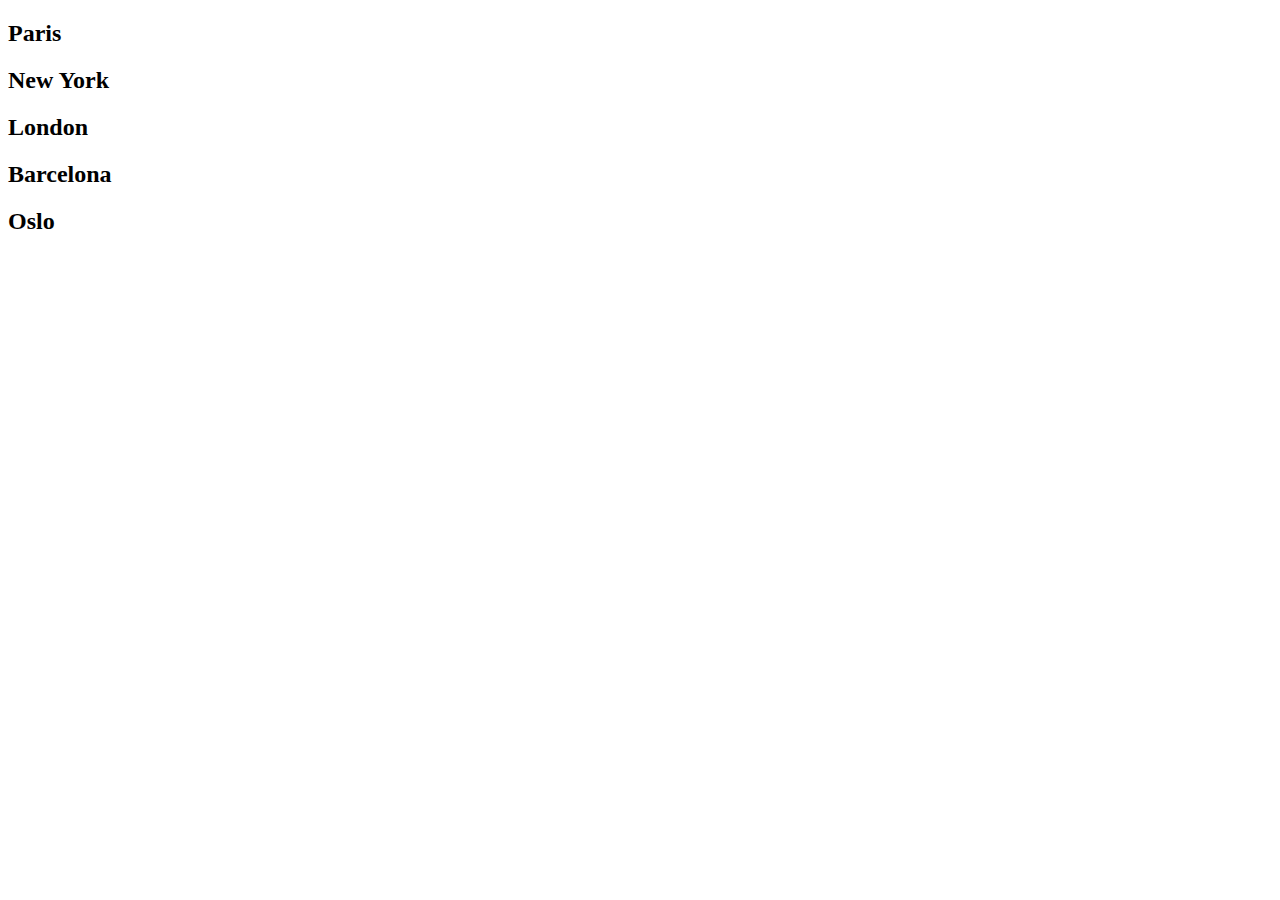
<file: index.html>
<!DOCTYPE html>
<html>
    <head>
        <meta charset="UTF-8">
        <meta http-equiv="X-UA-Compatible" content="IE=edge">
        <meta name="viewport" content="width=device-width, initial-scale=1.0">
        <title>Expanding Cards</title>
    </head>

    <body>
        <main>
            <div class="conteiner-image">
                <h2 class="image-text">Paris</h2>
            </div>
            <div class="conteiner-image">
                <h2 class="image-text">New York</h2>
            </div>
            <div class="conteiner-image">
                <h2 class="image-text">London</h2>
            </div>
            <div class="conteiner-image">
                <h2 class="image-text">Barcelona</h2>
            </div>
            <div class="conteiner-image">
                <h2 class="image-text">Oslo</h2>
            </div>
        </main>
    </body>
</html>
</file>
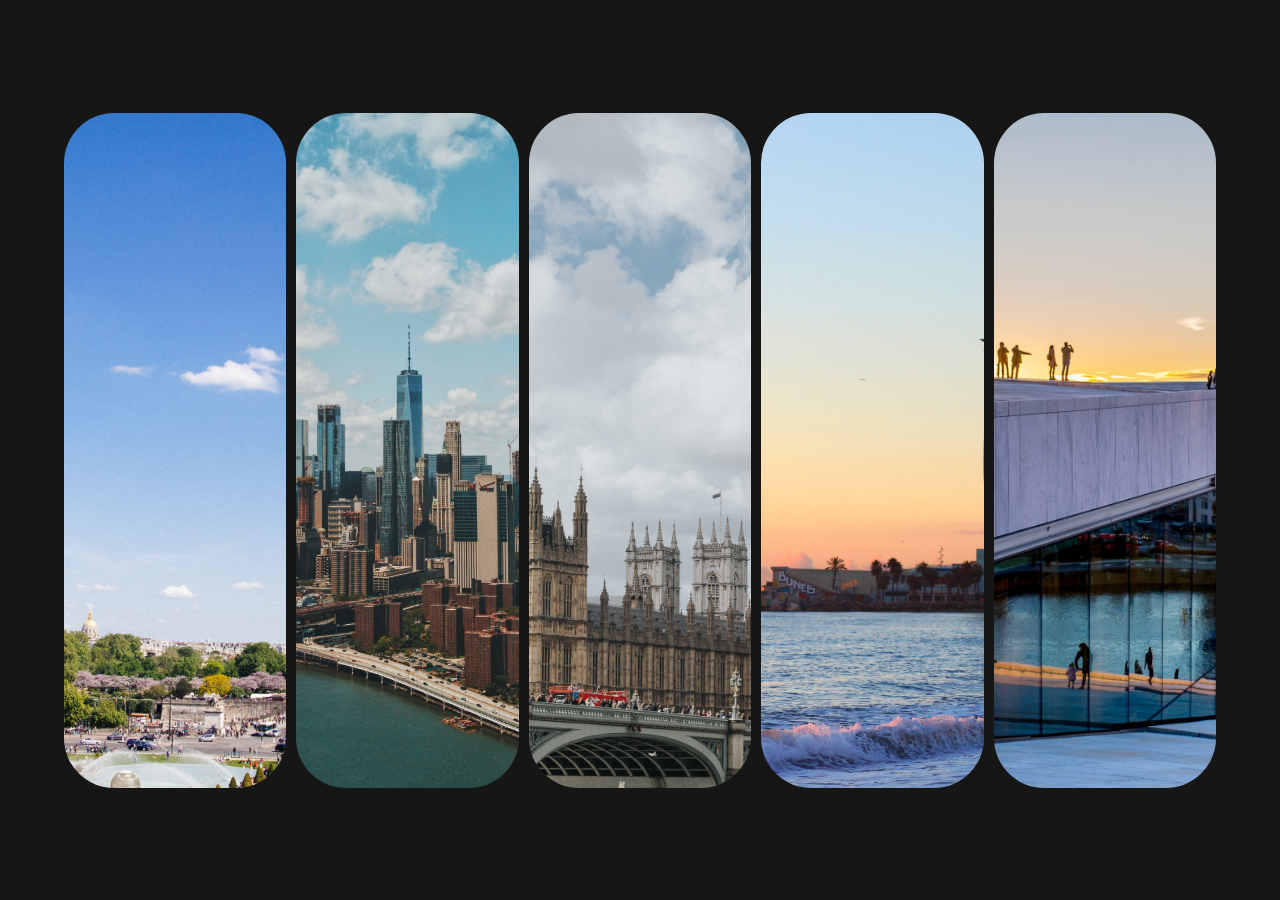
<file: day-1/index.html>
<!DOCTYPE html>
<html>
    <head>
        <meta charset="UTF-8">
        <meta http-equiv="X-UA-Compatible" content="IE=edge">
        <meta name="viewport" content="width=device-width, initial-scale=1.0">

        <link rel="stylesheet" href="./style.css">

        <title>Expanding Cards</title>
    </head>

    <body>
        <main>
            <div class="conteiner-image image-1">
                <h2 class="image-text">Paris</h2>
            </div>
            <div class="conteiner-image image-2">
                <h2 class="image-text">New York</h2>
            </div>
            <div class="conteiner-image image-3">
                <h2 class="image-text">London</h2>
            </div>
            <div class="conteiner-image image-4">
                <h2 class="image-text">Barcelona</h2>
            </div>
            <div class="conteiner-image image-5">
                <h2 class="image-text">Oslo</h2>
            </div>
        </main>
        <script src="./script.js"></script>
    </body>
</html>
</file>
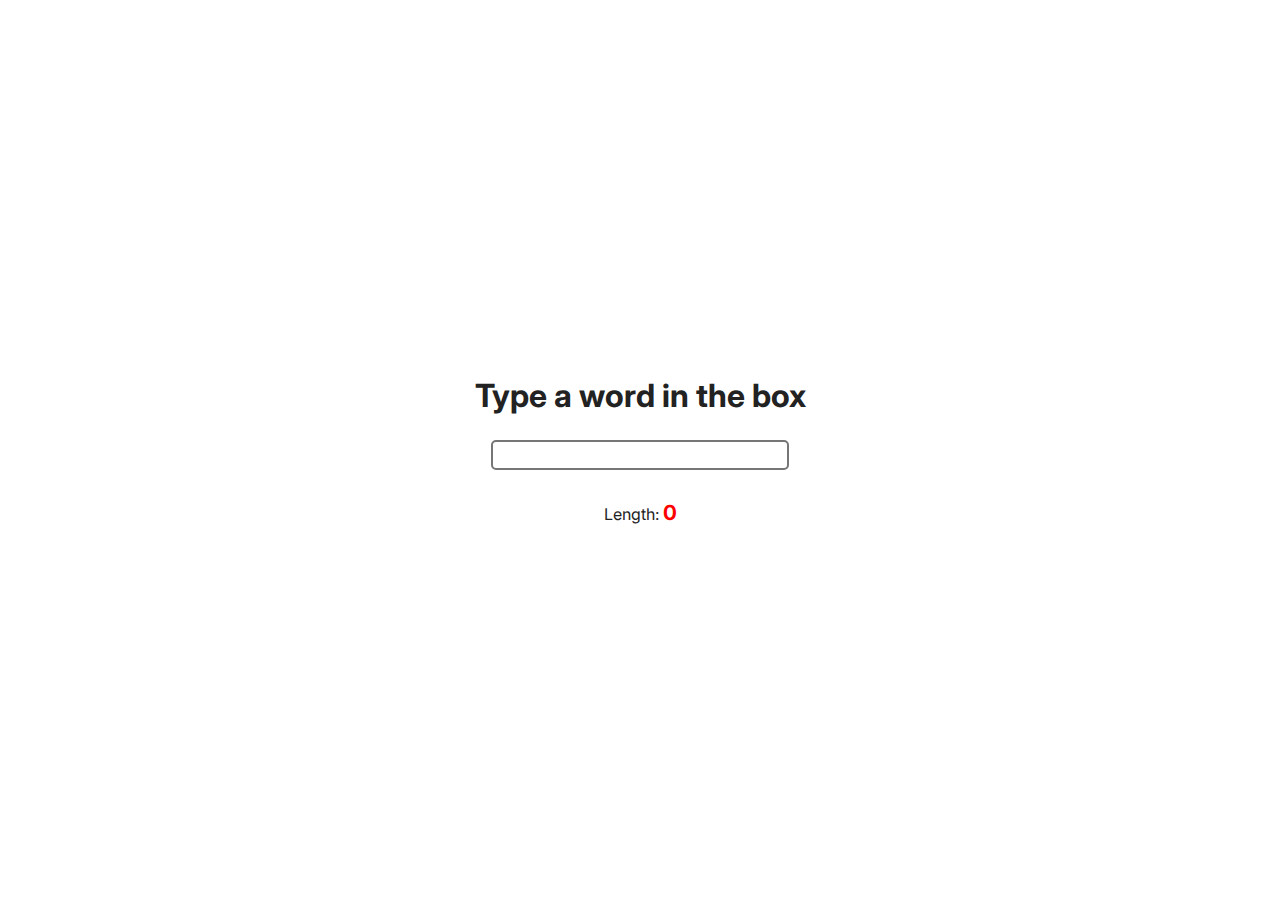
<file: day-10/index.html>
<!DOCTYPE html>
<html>
<head>
    <meta charset="UTF-8">
    <meta http-equiv="X-UA-Compatible" content="IE=edge">
    <meta name="viewport" content="width=device-width, initial-scale=1.0">
    
    <link rel="stylesheet" href="./style.css">

    <title>Word Length Calculator</title>
</head>

<body>
    <main>
        <h1 class="title">Type a word in the box</h1>
        <input type="text">
        <p>Length: <span class="word-length">0</span></p>
    </main>
    <script src="./script.js"></script>
</body>
</html>
</file>
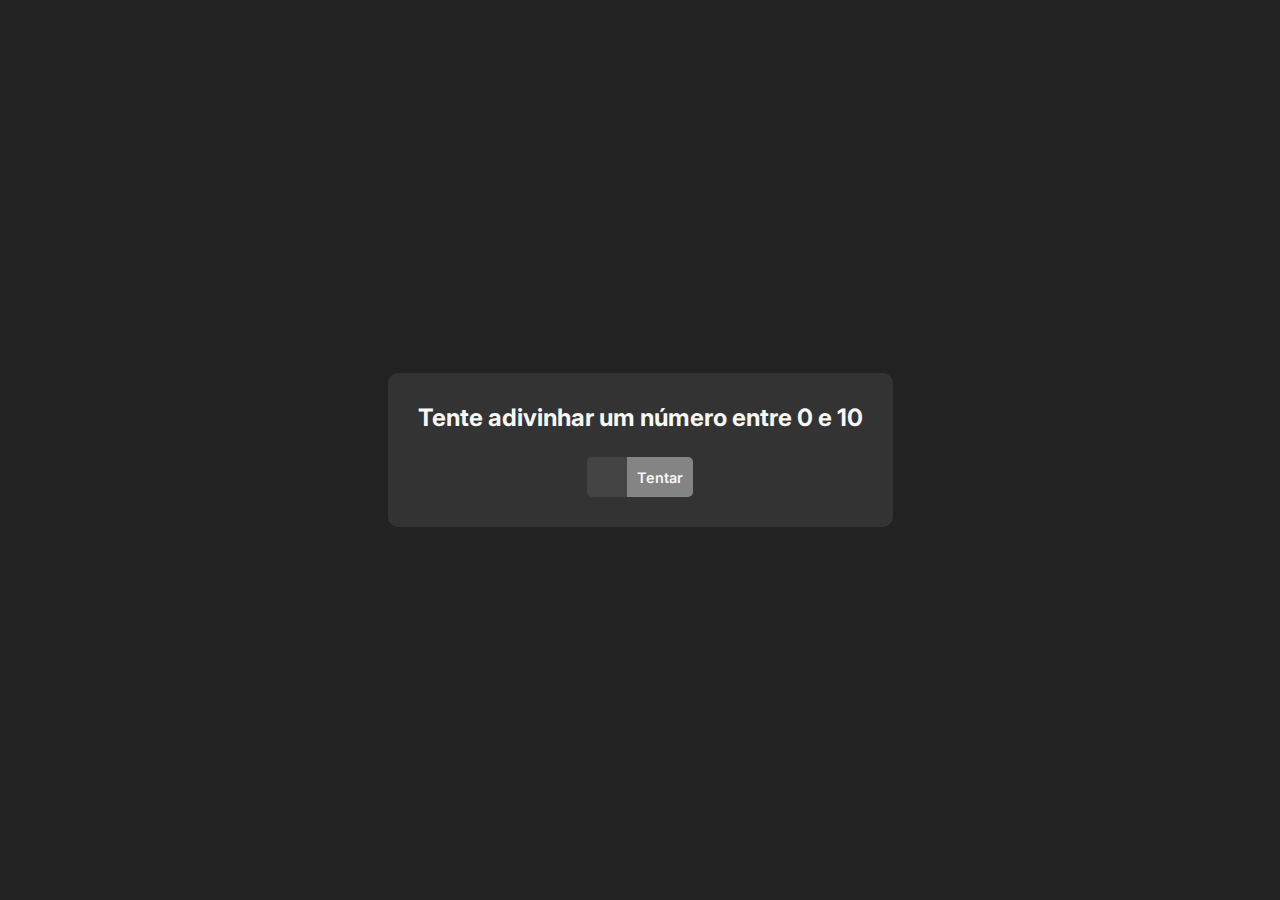
<file: day-11/index.html>
<!DOCTYPE html>
<html lang="pt-br">
<head>
    <meta charset="UTF-8">
    <meta name="viewport" content="width=device-width, initial-scale=1.0">

    <link rel="stylesheet" href="./style.css">

    <title>Jogo da Adivinhação</title>
</head>
<body>
    <div class="tela-principal">
        <h1 class="tela-principal__title">Tente adivinhar um número entre 0 e 10</h1>
        <form class="tela-principal__form">
            <input type="text">
            <button>Tentar</button>
        </form>
    </div>

    <div class="tela-secundaria hidden">
        <h2 class="tela-secundaria__title">Você acertou em <span class="tentativas"></span> tentativa(s)</h2>
        <button class="tela-secundaria__button">Jogar Novamente</button>
    </div>

    <script src="./script.js"></script>
</body>
</html>
</file>
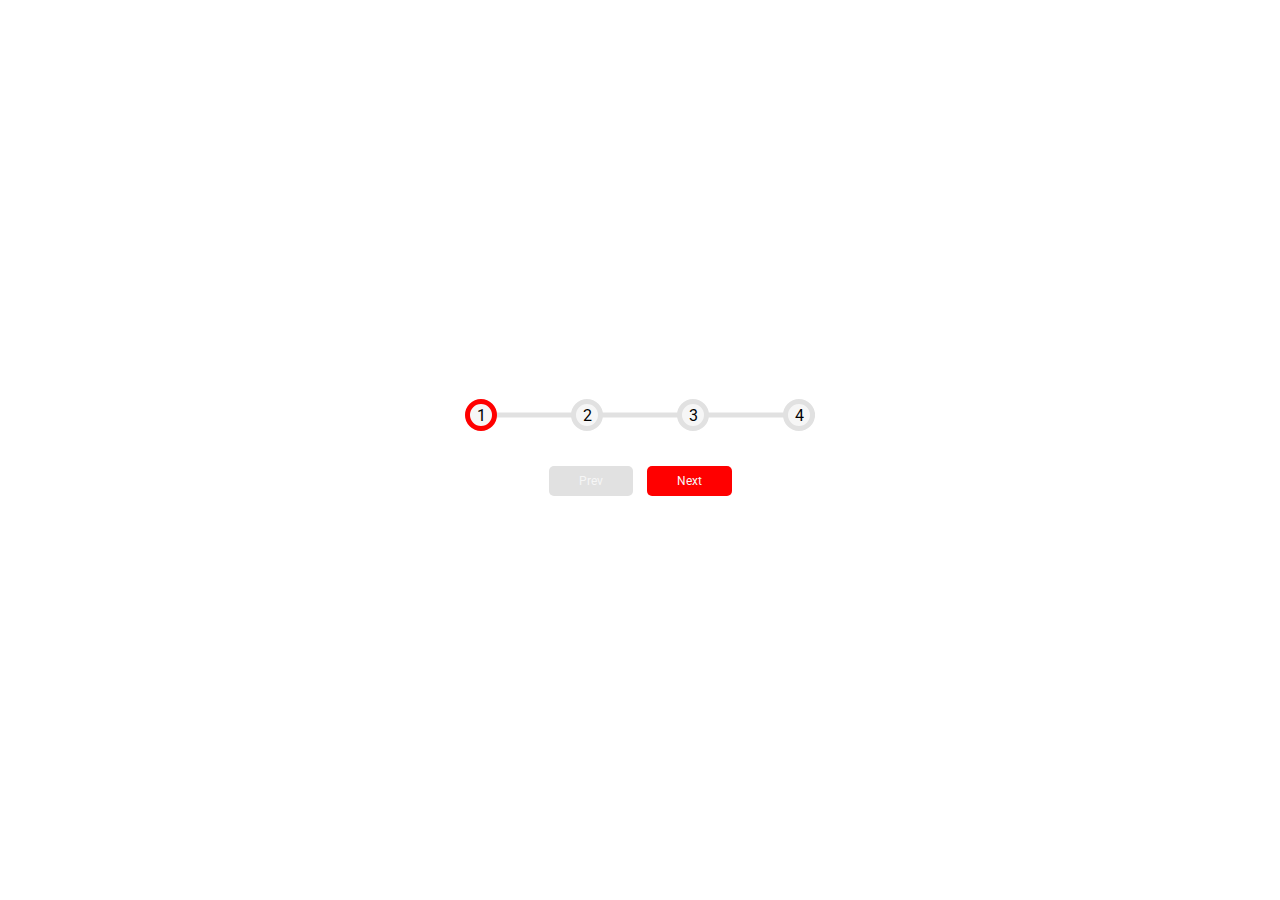
<file: day-2/index.html>
<!DOCTYPE html>
<html>
    <head>
        <meta charset="UTF-8">
        <meta http-equiv="X-UA-Compatible" content="IE=edge">
        <meta name="viewport" content="width=device-width, initial-scale=1.0">

        <link rel="stylesheet" href="./style.css">

        <title>Progress Steps</title>
    </head>

    <body>
        <main class="conteiner">
            <div class="progress-conteiner">
                <span class="progress"></span>
                <span class="circle active">1</span>
                <span class="circle">2</span>
                <span class="circle">3</span>
                <span class="circle">4</span>
            </div>

            <button class="btn prev" disabled>Prev</button>
            <button class="btn next">Next</button>

            <script src="./script.js"></script>
        </main>
    </body>
</html>
</file>
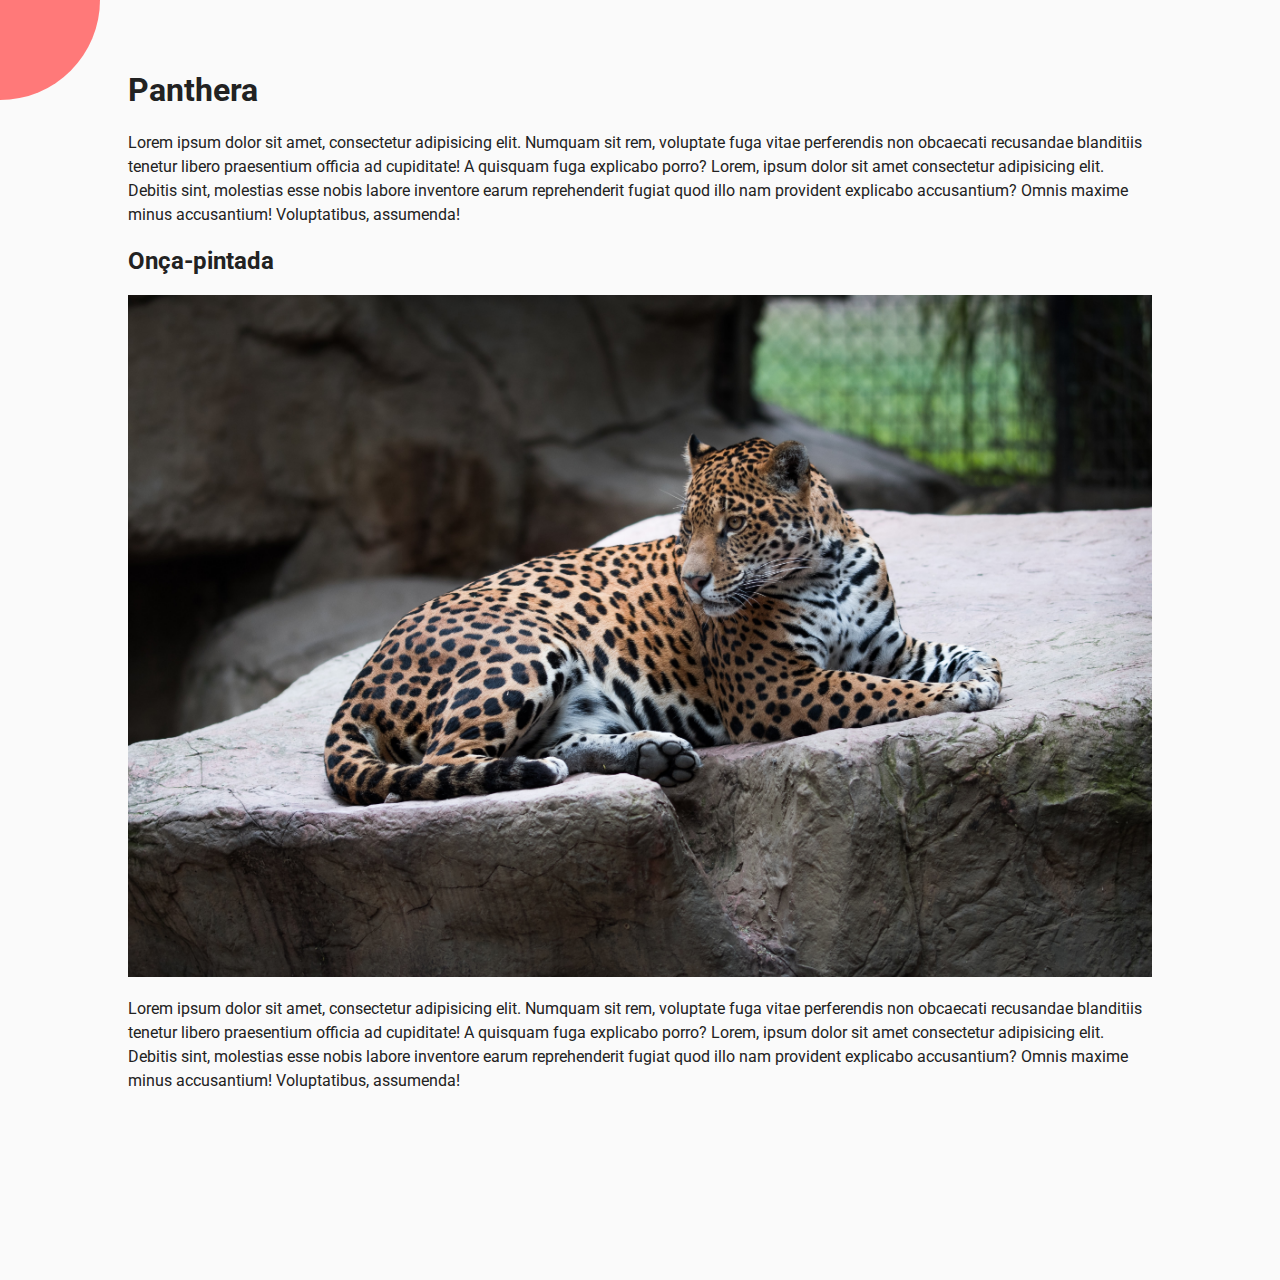
<file: day-3/index.html>
<!DOCTYPE html>
<html>
    <head>
        <meta charset="UTF-8">
        <meta http-equiv="X-UA-Compatible" content="IE=edge">
        <meta name="viewport" content="width=device-width, initial-scale=1.0">
        <link rel="stylesheet" href="https://cdnjs.cloudflare.com/ajax/libs/font-awesome/6.3.0/css/all.min.css" 
        integrity="sha512-SzlrxWUlpfuzQ+pcUCosxcglQRNAq/DZjVsC0lE40xsADsfeQoEypE+enwcOiGjk/bSuGGKHEyjSoQ1zVisanQ==" 
        crossorigin="anonymous" referrerpolicy="no-referrer" />

        <link rel="stylesheet" href="./style.css">

        <title>Rotating Navigation</title>
    </head>

    <body>
        <main class="conteiner">
            <div class="circle-conteiner">

                <div class="circle">

                    <button class="open">
                        <i class="fas fa-bars"></i>
                    </button>

                    <button class="close">
                        <i class="fas fa-times"></i>
                    </button>
                </div>
            </div>

            <h1>Panthera</h1>

            <p>Lorem ipsum dolor sit amet, consectetur adipisicing elit.
                Numquam sit rem, voluptate fuga vitae perferendis non obcaecati
                recusandae blanditiis tenetur libero praesentium officia ad cupiditate!
                A quisquam fuga explicabo porro? Lorem, ipsum dolor sit amet consectetur adipisicing elit.
                Debitis sint, molestias esse nobis labore inventore earum reprehenderit fugiat quod illo
                nam provident explicabo accusantium? Omnis maxime minus accusantium! Voluptatibus, assumenda!</p>
            
            <h2>Onça-pintada</h2>

            <img class="image" src="./imgs/uriel-soberanes-3XOINdOpyTQ-unsplash.jpg" alt="Onça-pintada">

            <p>Lorem ipsum dolor sit amet, consectetur adipisicing elit.
                Numquam sit rem, voluptate fuga vitae perferendis non obcaecati
                recusandae blanditiis tenetur libero praesentium officia ad cupiditate!
                A quisquam fuga explicabo porro? Lorem, ipsum dolor sit amet consectetur adipisicing elit.
                Debitis sint, molestias esse nobis labore inventore earum reprehenderit fugiat quod illo
                nam provident explicabo accusantium? Omnis maxime minus accusantium! Voluptatibus, assumenda!</p>
        </main>

        <nav>
            <ul>
                <li><i class="fas fa-home"></i> Home</li>
                <li><i class="fas fa-user-alt"></i> About</li>
                <li><i class="fas fa-envelope"></i> Contact</li>
            </ul>
        </nav>
        <script src="./script.js"></script>
    </body>
</html>
</file>
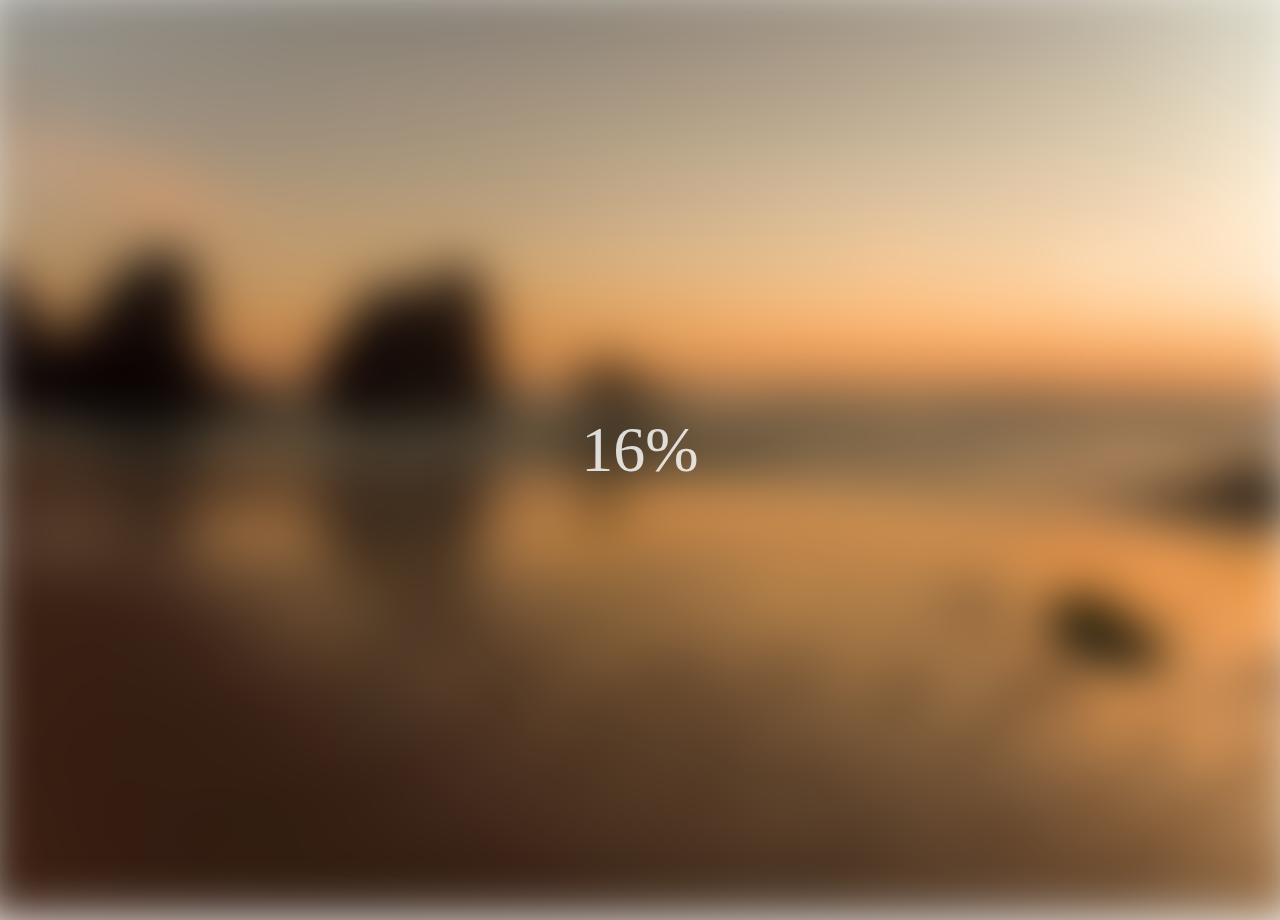
<file: day-5/index.html>
<!DOCTYPE html>
<html>
    <head>
        <meta charset="UTF-8">
        <meta http-equiv="X-UA-Compatible" content="IE=edge">
        <meta name="viewport" content="width=device-width, initial-scale=1.0">

        <link rel="stylesheet" href="./style.css">

        <title>Blurry Loading</title>
    </head>

    <body>
        <div class="bg"></div>
        <div class="text-loading">0%</div>
        <script src="./script.js"></script>
    </body>
</html>
</file>
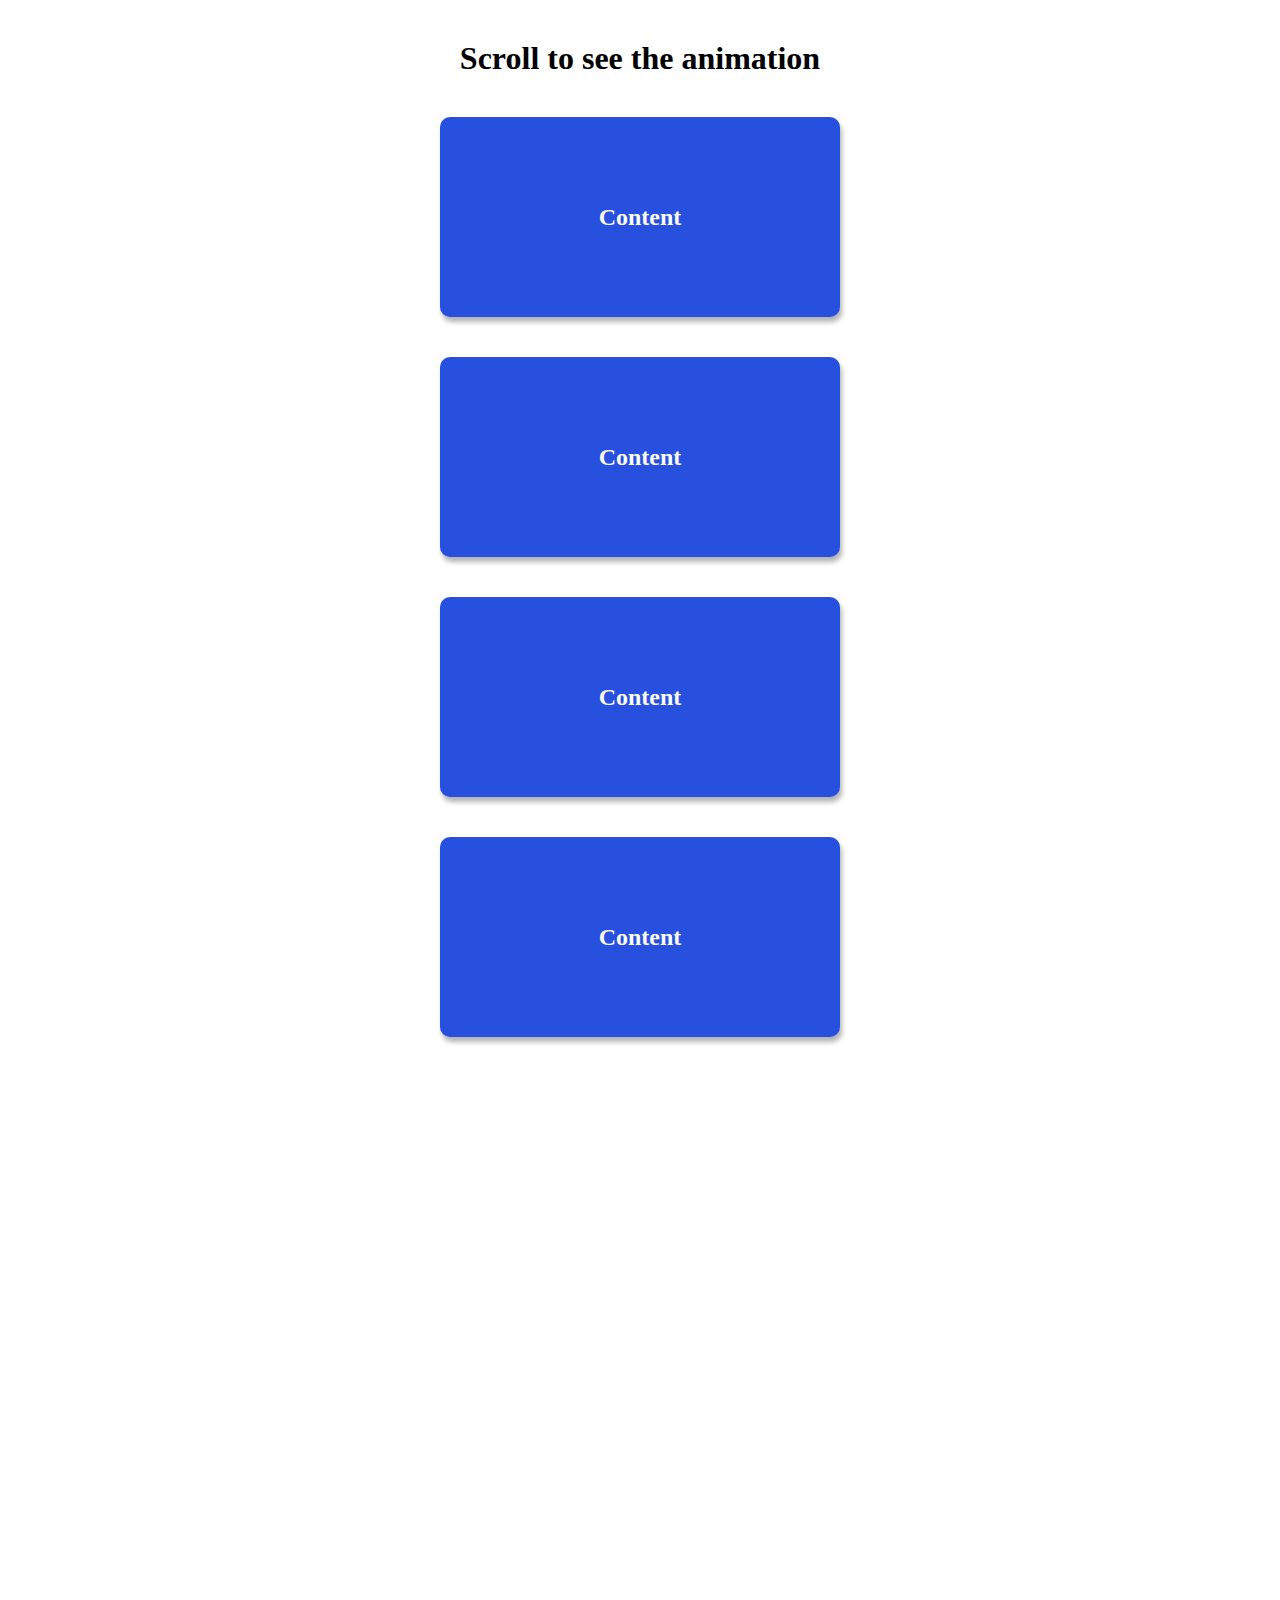
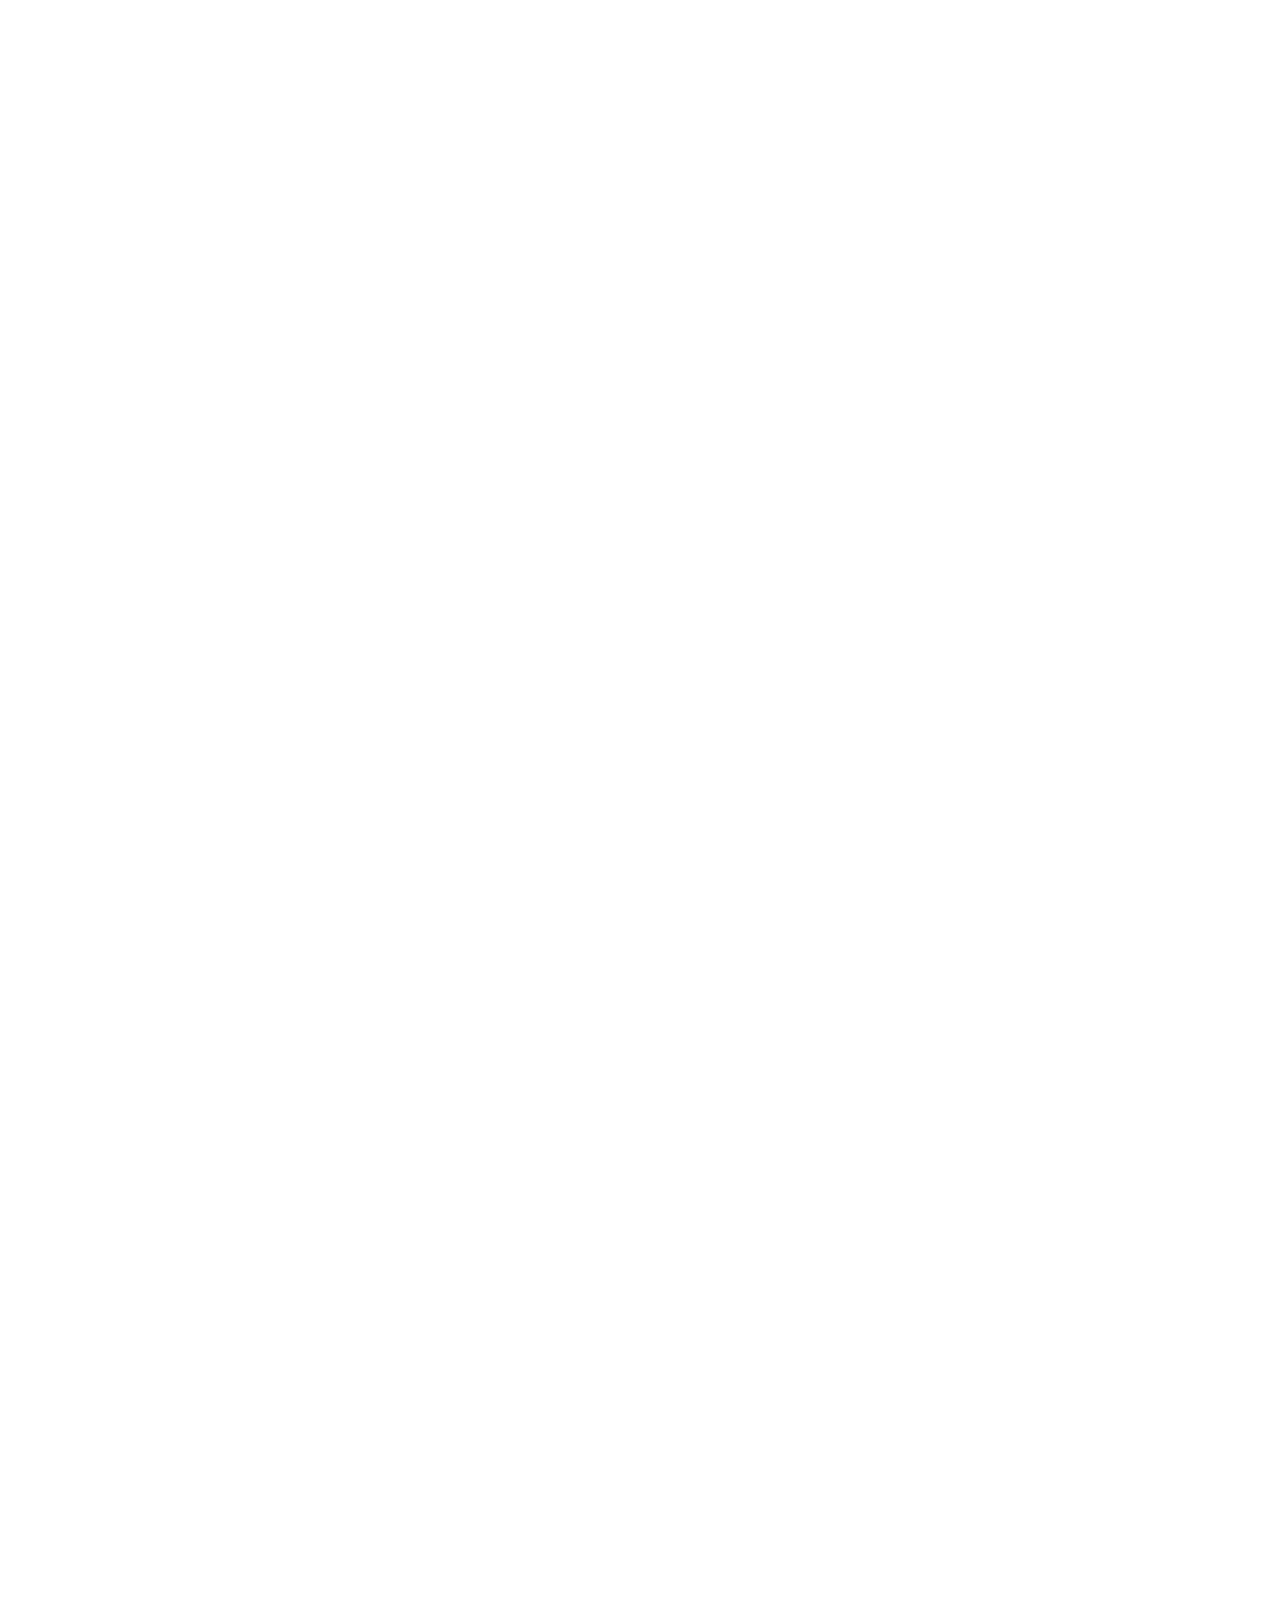
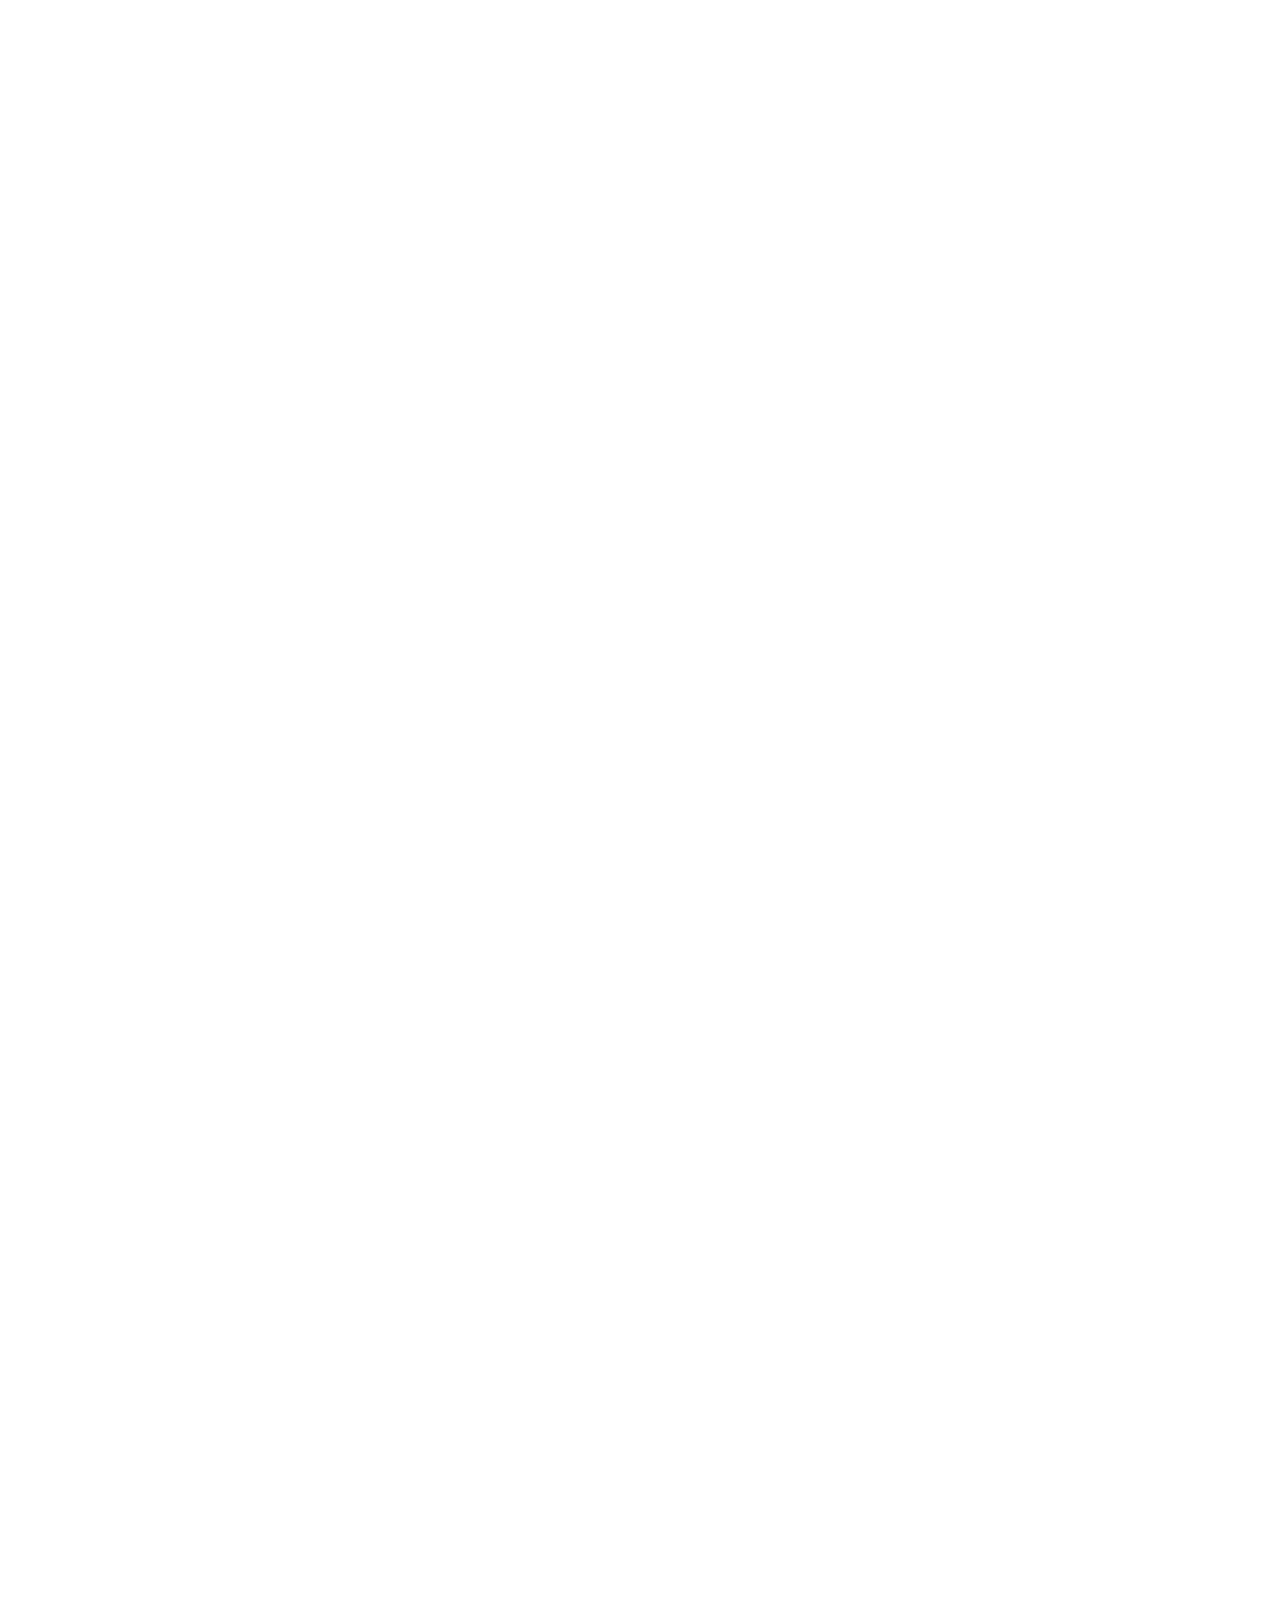
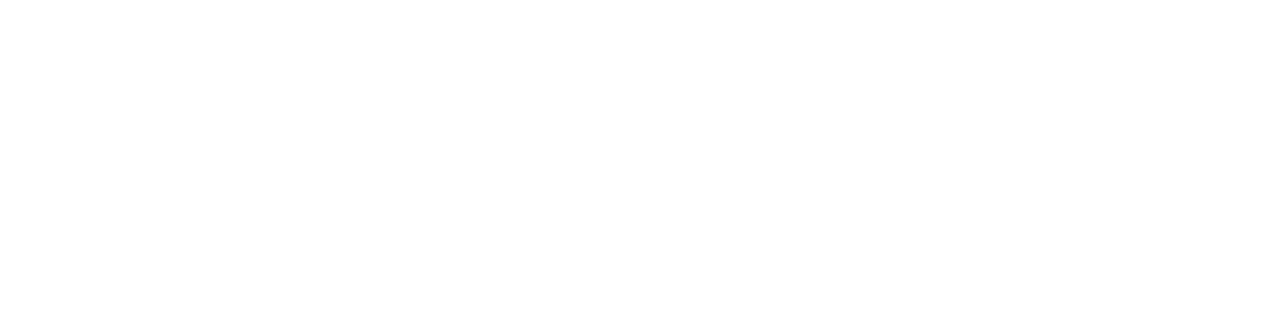
<file: day-6/index.html>
<!DOCTYPE html>
<html lang="en">
<head>
    <meta charset="UTF-8">
    <meta name="viewport" content="width=device-width, initial-scale=1.0">

    <link rel="stylesheet" href="./style.css">

    <script src="./script.js" defer></script>

    <title>Scroll Animation</title>
</head>
<body>
    <h1>Scroll to see the animation</h1>
    <div class="box"><h2>Content</h2></div>
    <div class="box"><h2>Content</h2></div>
    <div class="box"><h2>Content</h2></div>
    <div class="box"><h2>Content</h2></div>
    <div class="box"><h2>Content</h2></div>
    <div class="box"><h2>Content</h2></div>
    <div class="box"><h2>Content</h2></div>
    <div class="box"><h2>Content</h2></div>
    <div class="box"><h2>Content</h2></div>
    <div class="box"><h2>Content</h2></div>
    <div class="box"><h2>Content</h2></div>
    <div class="box"><h2>Content</h2></div>
    <div class="box"><h2>Content</h2></div>
    <div class="box"><h2>Content</h2></div>
    <div class="box"><h2>Content</h2></div>
    <div class="box"><h2>Content</h2></div>
    <div class="box"><h2>Content</h2></div>
    <div class="box"><h2>Content</h2></div>
    <div class="box"><h2>Content</h2></div>
    <div class="box"><h2>Content</h2></div>
    <div class="box"><h2>Content</h2></div>
</body>
</html>
</file>
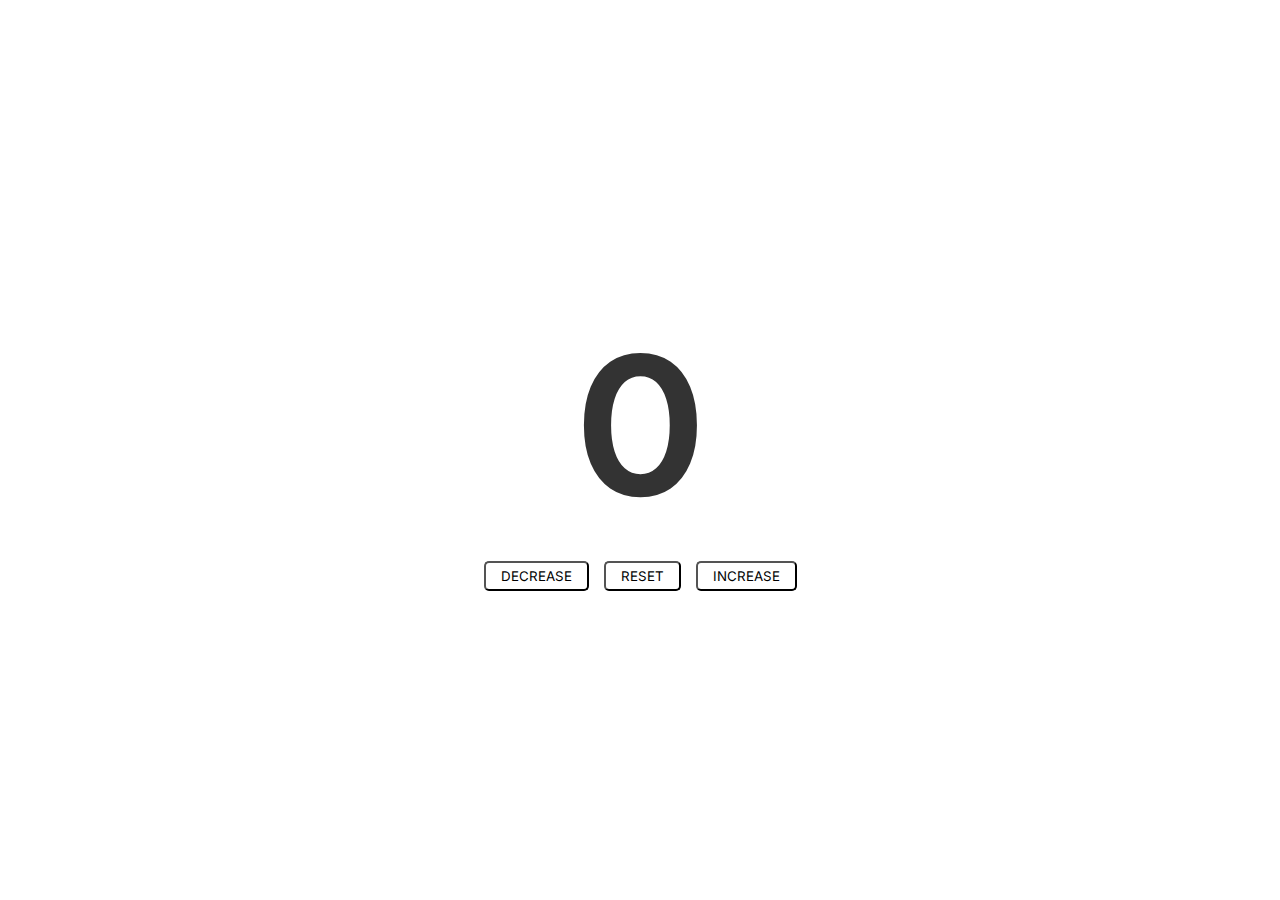
<file: day-7/index.html>
<!DOCTYPE html>
<html>
<head>
    <meta charset="UTF-8">
    <meta name="viewport" content="width=device-width, initial-scale=1.0">

    <link rel="stylesheet" href="./style.css">

    <script src="./script.js" defer></script>

    <title>Counter</title>
</head>
<body>
    <main>
        <h1 class="number"></h1>
        <div>
            <button class="btn decrease">Decrease</button>
            <button class="btn reset">Reset</button>
            <button class="btn increase">Increase</button>
        </div>
    </main>
</body>
</html>
</file>
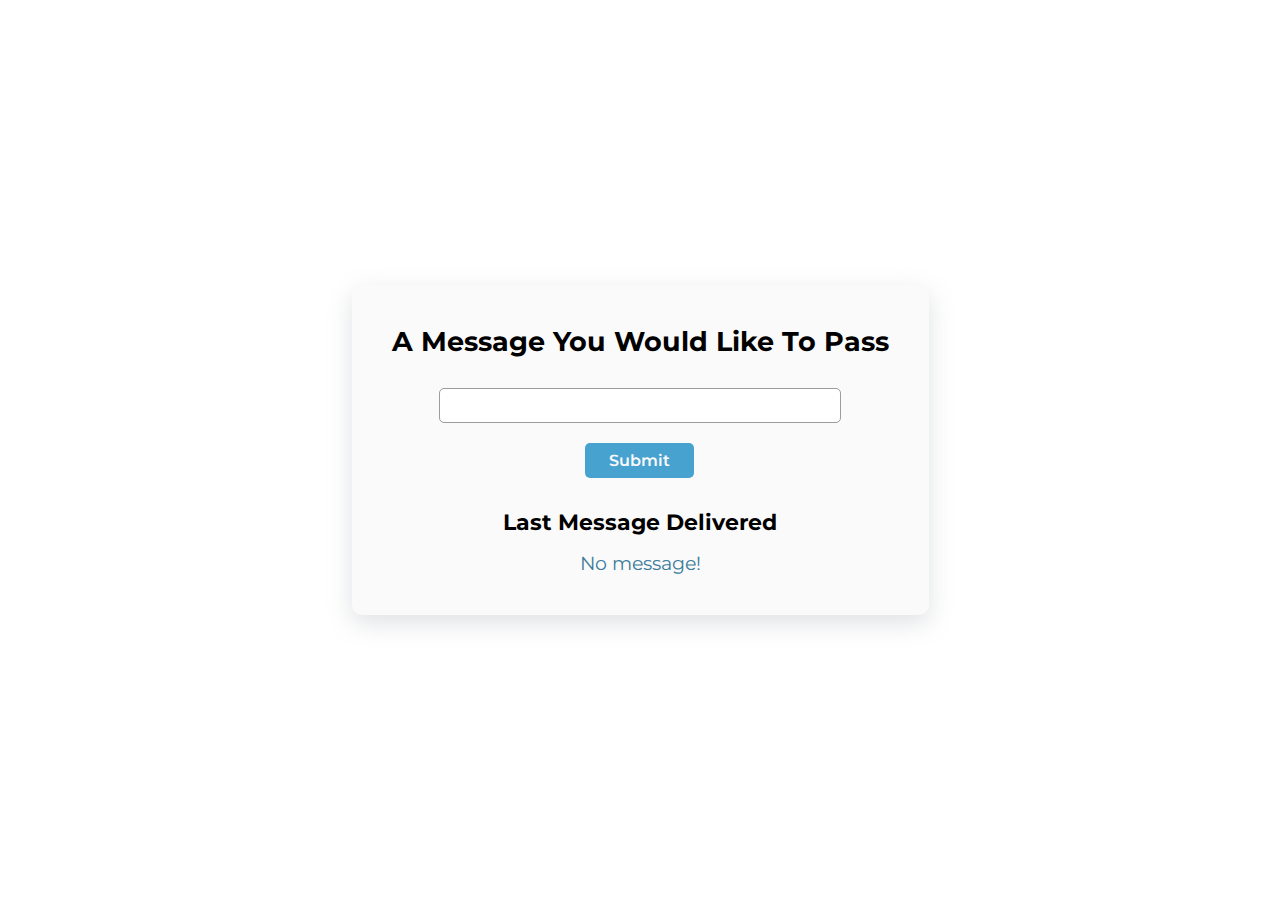
<file: day-9/index.html>
<!DOCTYPE html>
<html>
<head>
    <meta charset="UTF-8">
    <meta http-equiv="X-UA-Compatible" content="IE=edge">
    <meta name="viewport" content="width=device-width, initial-scale=1.0">

    <link rel="stylesheet" href="./style.css">

    <title>Pass the Message</title>
</head>
<body>
    <main>
        <h1 class="title">A Message You Would Like To Pass</h1>

        <form class="form-conteiner">
            <input class="form-input" type="text" maxlength="100">
            <button class="form-btn">Submit</button>
        </form>

        <div class="last-conteiner">
            <h2>Last Message Delivered</h2>
            <p class="last-message"></p>
        </div>
    </main>
    <script src="./script.js"></script>
</body>
</html>
</file>
<file: day-1/style.css>
@import url('https://fonts.googleapis.com/css2?family=Inter:wght@600&display=swap');

* {
    box-sizing: border-box;
    margin: 0;
    padding: 0;
}

body {
    background: #161616;
    height: 100vh;
    display: flex;
    align-items: center;
    justify-content: center;
    overflow: hidden;
    font-family: 'Inter', sans-serif;
}

main {
    display: flex;
    width: 90vw;
    gap: 10px;
}

.image-1 {
    background-image: url(./imgs/anthony-delanoix-QAwciFlS1g4-unsplash.jpg);
}

.image-2 {
    background-image: url(./imgs/patrick-tomasso-SVVTZtTGyaU-unsplash.jpg);
}

.image-3 {
    background-image: url(./imgs/marcin-nowak-iXqTqC-f6jI-unsplash.jpg);
}

.image-4 {
    background-image: url(./imgs/d-f-y-b-travel-captures-Dw-0Sic6dgU-unsplash.jpg);
}

.image-5 {
    background-image: url(./imgs/arvid-malde-3VCrw7nHH4A-unsplash.jpg);
}

.conteiner-image {
    background-size: cover;
    background-position: center;
    background-repeat: no-repeat;
    height: 75vh;
    border-radius: 50px;
    flex: 0.5;
    position: relative;
    cursor: pointer;
    transition: flex 0.7s ease-in;
}

.image-text {
    position: absolute;
    left: 30px;
    bottom: 30px;
    font-size: 34px;
    color: #f8f8f8;
    opacity: 0;
    text-shadow: 1px 1px 5px #030303;
}

.open-image {
    flex: 5;
}

.open-image .image-text {
    opacity: 1;
    transition: opacity 1s ease-in;
}

@media (max-width: 480px) {
    .image-4,
    .image-5 {
        display: none;
    }
}
</file>
<file: day-10/style.css>
@import url('https://fonts.googleapis.com/css2?family=Inter:wght@400;700&display=swap');

* {
    margin: 0;
    padding: 0;
    box-sizing: border-box;
}

body {
    height: 100vh;
    display: flex;
    align-items: center;
    justify-content: center;
    overflow: hidden;
    font-family: 'Inter', sans-serif;
}

main {
    text-align: center;
    color: #222222;
}

.title {
    font-size: 2rem;
    margin-bottom: 25px;
}

input {
    width: 90%;
    height: 30px;
    border-style: solid;
    border-radius: 5px;
    font-size: 1.2rem;
    text-align: center;
    margin-bottom: 30px;
}

.word-length {
    color: #ff0000;
    font-size: 1.3rem;
    font-weight: 700;
}
</file>
<file: day-11/style.css>
@import url('https://fonts.googleapis.com/css2?family=Inter:wght@600;700&display=swap');

* {
    margin: 0;
    padding: 0;
    box-sizing: border-box;
    font-family: 'Inter', sans-serif;
}

body {
    background-color: #222222;
    height: 100vh;
    display: flex;
    align-items: center;
    justify-content: center;
}

.tela-principal,
.tela-secundaria {
    background-color: #333333;
    padding: 30px;
    border-radius: 10px;
    margin: 15px;
    text-align: center;
}

.tela-principal__title,
.tela-secundaria__title {
    color: #f7f7f7;
    font-size: 1.5rem;
    margin-bottom: 25px;
}

.tela-principal__form {
    display: flex;
    justify-content: center;
}

.tela-principal__form input {
    background-color: #444444;
    color: #f7f7f7;
    width: 40px;
    height: 40px;
    border: none;
    border-radius: 5px 0 0 5px;
    font-size: 1.3rem;
    font-weight: 600;
    text-align: center;
}

.tela-principal__form input:focus {
    outline: none;
}

button {
    color: #f7f7f7;
    border: none;
    font-size: 0.9rem;
    font-weight: 600;
    cursor: pointer;
    transform: scale(1.0);
    transition: transform 0.3s ease;
}

.tela-principal__form button {
    background-color: #848484;
    padding: 0 10px;
    border-radius: 0 5px 5px 0;
}

.tela-secundaria__button {
    background-color: #444444;
    padding: 10px 28px;
    border-radius: 5px;
}

button:active {
    transform: scale(0.93);
}

.hidden {
    display: none;
}
</file>
<file: day-2/style.css>
@import url('https://fonts.googleapis.com/css2?family=Roboto&display=swap');

:root {
    --line-progress-fill: #ff0000;
    --line-progress-empty: #e1e1e1;
}

* {
    margin: 0;
    padding: 0;
    box-sizing: border-box;
}

body {
    height: 100vh;
    display: flex;
    align-items: center;
    justify-content: center;
    font-family: 'Roboto', sans-serif;
}

.conteiner {
    text-align: center;
}

.progress-conteiner {
    display: flex;
    align-items: center;
    justify-content: space-between;
    max-width: 100%;
    width: 350px;
    position: relative;
    margin-bottom: 30px;
}

.progress-conteiner::after {
    content: '';
    background-color: var(--line-progress-empty);
    position: absolute;
    top: 50%;
    left: 0;
    z-index: -2;
    transform: translateY(-50%);
    height: 5px;
    width: 100%;
}

.progress {
    background-color: var(--line-progress-fill);
    position: absolute;
    top: 50%;
    left: 0;
    z-index: -1;
    transform: translateY(-50%);
    height: 5px;
    width: 0%;
    transition: all 0.4s ease;
}

.circle {
    background-color: #f6f6f6;
    width: 32px;
    height: 32px;
    border-radius: 50%;
    display: flex;
    align-items: center;
    justify-content: center;
    border: 5px solid var(--line-progress-empty);
}

.circle.active {
    border-color: var(--line-progress-fill);
}

.btn {
    background-color: var(--line-progress-fill);
    color: #f6f6f6;
    padding: 8px 30px;
    margin: 5px;
    border-radius: 5px;
    border: 0;
    cursor: pointer;
    font-size: 12px;
    font-family: inherit;
}

.btn:active {
    transform: scale(0.98);
}

.btn:focus {
    outline: 0;
}

.btn:disabled {
    background-color: var(--line-progress-empty);
    cursor: not-allowed;
}
</file>
<file: day-3/style.css>
@import url('https://fonts.googleapis.com/css2?family=Roboto&display=swap');

* {
    box-sizing: border-box;
}

body{
    font-family: 'Roboto', sans-serif;
    background-color: #333333;
    height: 100vh;
    color: #222222;
    margin: 0;
    overflow-x: hidden;
}

.conteiner {
    background-color: #fafafa;
    padding: 50px 10%;
    transform-origin: top left;
    transition: transform 0.5s linear;
    min-height: 100vw;
}

.image {
    max-width: 100%;
}

.conteiner.show-nav {
    transform: rotate(-20deg);
}

.circle-conteiner {
    position: fixed;
    top: -100px;
    left: -100px;
}

.circle {
    background-color: #ff7979;
    width: 200px;
    height: 200px;
    border-radius: 50%;
    position: relative;
    transition: transform 0.5s linear;
}

.conteiner.show-nav .circle {
    transform: rotate(-70deg);
}

.circle button {
    background-color: transparent;
    position: absolute;
    top: 50%;
    left: 50%;
    height: 100px;
    border: none;
    font-size: 26px;
    color: #fafafa;
    cursor: pointer;
}

.circle:focus {
    outline: none;
}

.circle button.open {
    left: 60%;
}

.circle button.close {
    top: 60%;
    transform: rotate(90deg);
    transform-origin: top left;
}

.conteiner.show-nav + nav li {
    transform: translateX(0);
    transition-delay: 0.3s;
}

.conteiner p {
    line-height: 1.5;
}

nav {
    position: fixed;
    bottom: 40px;
    left: 0;
    z-index: 100;
}

nav ul {
    list-style-type: none;
    padding: 30px;
}

nav ul li {
    text-transform: uppercase;
    color: #fafafa;
    margin: 35px 0;
    transform: translateX(-100%);
    transition: transform 0.4s ease-in;
}

nav ul li i {
    font-size: 20px;
    margin-right: 10px;
}

nav ul li + li {
    margin-left: 15px;
    transform: translateX(-150%);
}

nav ul li + li + li{
    margin-left: 30px;
    transform: translateX(-200%);
}
</file>
<file: day-5/style.css>
* {
    box-sizing: border-box;
    padding: 0;
    margin: 0;
}

body {
    height: 100vh;
    display: flex;
    flex-direction: column;
    align-items: center;
    justify-content: center;
    overflow: hidden;
}

.bg {
    background: url(./img/samuel-jeronimo-2Gz_qwbbnKM-unsplash.jpg) no-repeat center center/cover;
    position: absolute;
    top: -20px;
    left: -20px;
    width: calc(100vw + 40px);
    height: calc(100vh + 40px);
    z-index: -1;
    filter: blur(30px);
}

.text-loading {
    font-size: 4rem;
    color: #fafafa;
}
</file>
<file: day-6/style.css>
* {
    margin: 0;
    padding: 0;
    box-sizing: border-box;
}

body {
    display: flex;
    flex-direction: column;
    align-items: center;
    gap: 40px;
    overflow-x: hidden;
}

h1 {
    margin-top: 40px;
}

.box {
    background-color: #2850de;
    color: #fafafa;
    width: 400px;
    height: 200px;
    border-radius: 10px;
    box-shadow: 2px 5px 5px rgba(0, 0, 0, 0.3);
    display: flex;
    align-items: center;
    justify-content: center;
    transform: translateX(300%);
    transition: transform 0.5s ease;
}

.box:nth-of-type(even) {
    transform: translateX(-300%);
}

.box.show {
    transform: translateX(0);
}
</file>
<file: day-7/style.css>
@import url('https://fonts.googleapis.com/css2?family=Inter:wght@400;700&display=swap');

* {
    margin: 0;
    padding: 0;
    box-sizing: border-box;
    font-family: 'Inter', sans-serif;
}

body {
    height: 100vh;
    display: flex;
    align-items: center;
    justify-content: center;
    overflow: hidden;
}

main {
    text-align: center;
}

.number {
    font-weight: 700;
    font-size: 12rem;
    margin-bottom: 20px;
}

div {
    display: flex;
    gap: 15px;
}

.btn {
    background-color: transparent;
    padding: 5px 15px;
    border-radius: 5px;
    text-transform: uppercase;
    cursor: pointer;
    transform: scale(1);
    transition: transform 0.3s ease;
}

.btn:active {
    transform: scale(0.95);
}

.decrease:hover {
    background-color: #e14141;
    color: #fafafa;
}

.increase:hover {
    background-color: #2bb637;
    color: #fafafa;
}
</file>
<file: day-9/style.css>
@import url('https://fonts.googleapis.com/css2?family=Montserrat:wght@600;700&display=swap');

* {
    margin: 0;
    padding: 0;
    box-sizing: border-box;
    font-family: 'Montserrat', sans-serif;
}

body {
   height: 100vh;
   display: flex;
   align-items: center;
   justify-content: center;
   overflow: hidden;
}

main {
    background-color: #fafafa;
    max-width: 610px;
    padding: 40px;
    border-radius: 10px;
    box-shadow: 0 8px 24px rgba(149, 157, 165, 0.3);
    display: flex;
    flex-direction: column;
    align-items: center;
    gap: 30px;
    text-align: center;
}

.title {
    font-size: 1.7rem;
    font-weight: 700;
}

.form-conteiner,
.form-input {
    text-align: center;
    width: 90%;
}

.form-input {
    height: 35px;
    border: 1px solid #9d9c9c;
    border-radius: 5px;
    margin-bottom: 20px;
    font-size: 1.2rem;
}

.form-input:focus {
    outline: #7b7b7b solid 1px;
}

.form-btn {
    background-color: #47a2d0;
    padding: 8px 24px;
    border: none;
    border-radius: 5px;
    font-size: 1rem;
    font-weight: 600;
    color: #fafafa;
    cursor: pointer;
    transform: scale(1.0);
    transition: transform 0.3s ease;
}

.form-btn:active {
    transform: scale(0.93);
}

.last-conteiner {
    text-align: center;
}

.last-conteiner h2 {
    font-size: 1.4rem;
    font-weight: 700;
    margin-bottom: 15px;
}

.last-message {
    color: #3d7c9b;
    font-size: 1.2rem;
    font-size: 600;
    word-break: break-all;
}

@media (max-width: 560px) {
    main {
        max-width: 360px;
        padding: 30px;
    }

    .form-input {
        width: 100%;
    }
}
</file>
